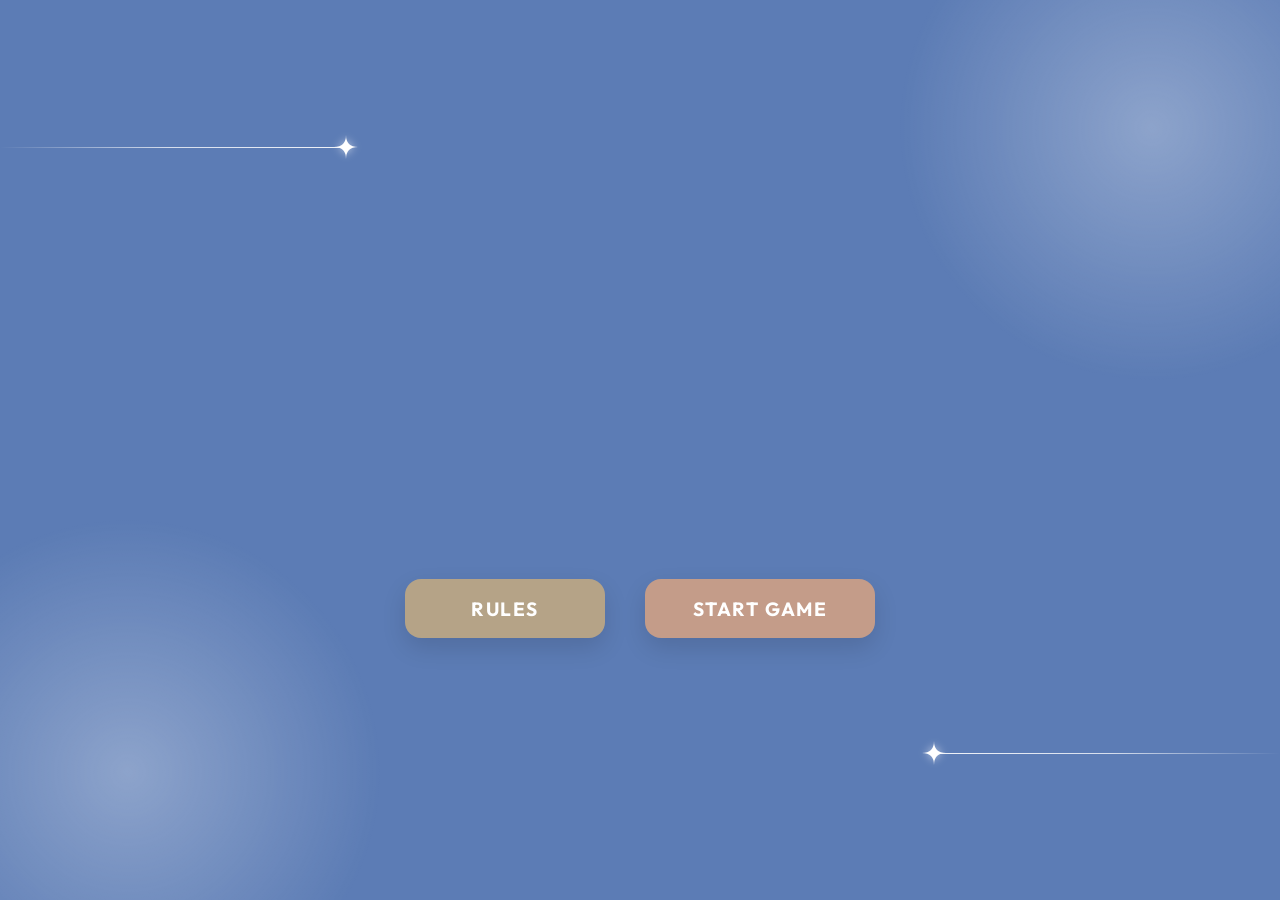
<file: index.html>
<!DOCTYPE html>
<html lang="en">
<head>
  <meta charset="UTF-8">
  <meta name="viewport" content="width=device-width, initial-scale=1.0">
  <title>Interns' Reception - Jeopardy Quiz</title>
  <link rel="stylesheet" href="css/style.css">
</head>
<body>

  <!-- Ambient background glow elements -->
  <div class="glow-top-right"></div>
  <div class="glow-bottom-left"></div>

  <!-- Decorative line & sparkle on top-left -->
  <div class="decor-line-left">
    <div class="line"></div>
    <div class="sparkle">
      <svg class="sparkle-svg" viewBox="0 0 24 24" fill="none" xmlns="http://www.w3.org/2000/svg">
        <path d="M12 0Q12 12 24 12Q12 12 12 24Q12 12 0 12Q12 12 12 0Z" fill="white"/>
      </svg>
    </div>
  </div>

  <!-- Decorative line & sparkle on bottom-right -->
  <div class="decor-line-right">
    <div class="line"></div>
    <div class="sparkle">
      <svg class="sparkle-svg" viewBox="0 0 24 24" fill="none" xmlns="http://www.w3.org/2000/svg">
        <path d="M12 0Q12 12 24 12Q12 12 12 24Q12 12 0 12Q12 12 12 0Z" fill="white"/>
      </svg>
    </div>
  </div>

  <!-- Central Content Area -->
  <main class="container">
    <header>
      <p class="subtitle">Interns' Reception</p>
    </header>
    
    <div class="title-group">
      <h1 class="title-main">Jeopardy</h1>
      <h2 class="title-sub">Quiz</h2>
    </div>

    <div class="button-container">
      <a href="rules.html" class="btn btn-rules" id="btn-rules">Rules</a>
      <a href="quiz.html" class="btn btn-start" id="btn-start">Start Game</a>
    </div>
  </main>

</body>
</html>
</file>
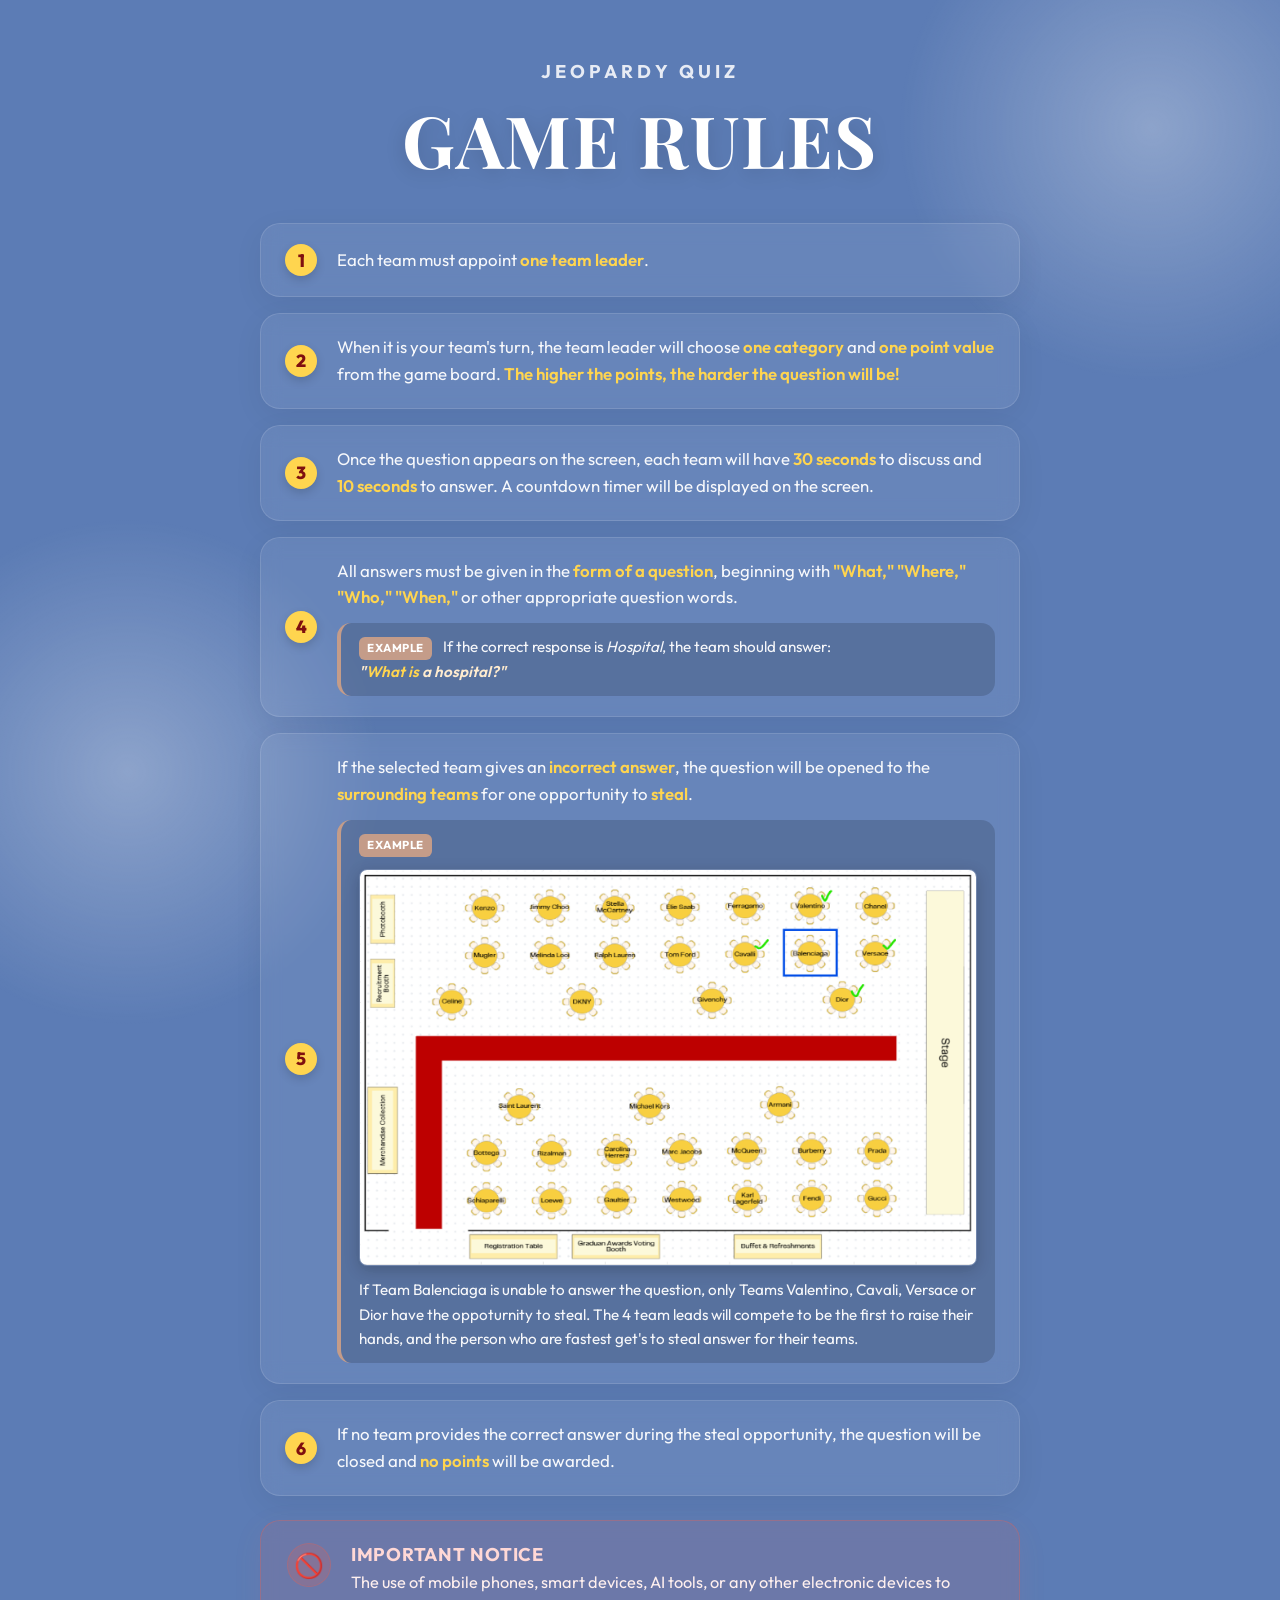
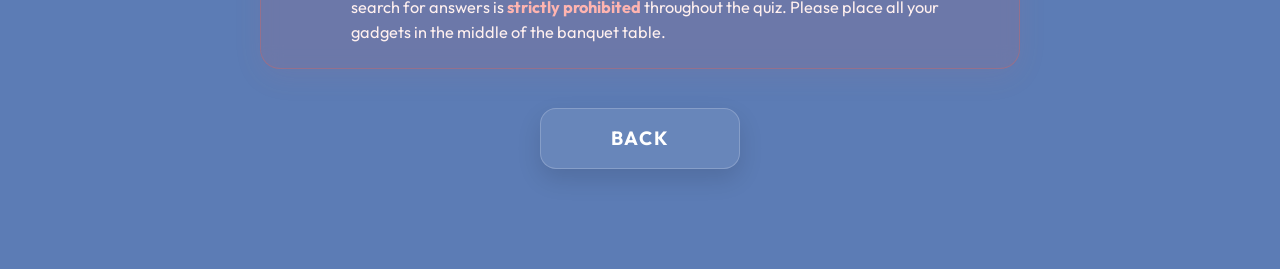
<file: rules.html>
<!DOCTYPE html>
<html lang="en">
<head>
  <meta charset="UTF-8">
  <meta name="viewport" content="width=device-width, initial-scale=1.0">
  <title>Rules - Jeopardy Quiz</title>
  <link rel="stylesheet" href="css/style.css">
</head>
<body class="rules-page">

  <!-- Ambient background glow elements -->
  <div class="glow-top-right"></div>
  <div class="glow-bottom-left"></div>

  <!-- Main Content Container -->
  <main class="rules-container">
    <header class="rules-header">
      <p class="rules-subtitle">Jeopardy Quiz</p>
      <h1 class="rules-title">Game Rules</h1>
    </header>

    <!-- Rules List -->
    <div class="rules-list">
      
      <!-- Rule 1 -->
      <div class="rule-card" style="--rule-index: 1;">
        <div class="rule-badge">1</div>
        <div class="rule-text">
          Each team must appoint <strong>one team leader</strong>.
        </div>
      </div>

      <!-- Rule 2 -->
      <div class="rule-card" style="--rule-index: 2;">
        <div class="rule-badge">2</div>
        <div class="rule-text">
          When it is your team's turn, the team leader will choose <strong>one category</strong> and <strong>one point value</strong> from the game board. <strong>The higher the points, the harder the question will be!</strong>
        </div>
      </div>

      <!-- Rule 3 -->
      <div class="rule-card" style="--rule-index: 3;">
        <div class="rule-badge">3</div>
        <div class="rule-text">
          Once the question appears on the screen, each team will have <strong>30 seconds</strong> to discuss and <strong>10 seconds</strong> to answer. A countdown timer will be displayed on the screen.
        </div>
      </div>

      <!-- Rule 4 -->
      <div class="rule-card" style="--rule-index: 4;">
        <div class="rule-badge">4</div>
        <div class="rule-text">
          All answers must be given in the <strong>form of a question</strong>, beginning with <strong>"What," "Where," "Who," "When,"</strong> or other appropriate question words.
          <div class="rule-example">
            <span class="example-label">Example</span>
            If the correct response is <em>Hospital</em>, the team should answer: <span class="example-quote"><br>"<strong>What is</strong> a hospital?"</span>
          </div>
        </div>
      </div>

      <!-- Rule 5 -->
      <div class="rule-card" style="--rule-index: 5;">
        <div class="rule-badge">5</div>
        <div class="rule-text">
          If the selected team gives an <strong>incorrect answer</strong>, the question will be opened to the <strong>surrounding teams</strong> for one opportunity to <strong>steal</strong>.
          <div class="rule-example">
            <span class="example-label">Example</span>
            <img src="images/jeopardy_rules_1.png">
             If Team Balenciaga is unable to answer the question, only Teams Valentino, Cavali, Versace or Dior have the oppoturnity to steal. The 4 team leads will compete to be the first to raise their hands, and the person who are fastest get's to steal answer for their teams.
          </div>
        </div>
      </div>

      <!-- Rule 6 -->
      <div class="rule-card" style="--rule-index: 6;">
        <div class="rule-badge">6</div>
        <div class="rule-text">
          If no team provides the correct answer during the steal opportunity, the question will be closed and <strong>no points</strong> will be awarded.
        </div>
      </div>

    </div>

    <!-- Important Notice Section -->
    <div class="rules-notice" style="--rule-index: 7;">
      <div class="notice-icon-container">
        <span class="notice-icon">🚫</span>
      </div>
      <div class="notice-body">
        <h3 class="notice-title">Important Notice</h3>
        <p class="notice-text">
          The use of mobile phones, smart devices, AI tools, or any other electronic devices to search for answers is <strong>strictly prohibited</strong> throughout the quiz. Please place all your gadgets in the middle of the banquet table.
        </p>
      </div>
    </div>

    <!-- Action Buttons -->
    <div class="rules-actions" style="--rule-index: 8;">
      <a href="index.html" class="btn btn-secondary">Back</a>
    </div>
  </main>
</body>
</html>
</file>
<file: css/style.css>
@import url('https://fonts.googleapis.com/css2?family=Outfit:wght@400;600;700&family=Playfair+Display:ital,wght@0,400..900;1,400..900&display=swap');

:root {
  --bg-color: #5c7cb5;
  --text-white: #ffffff;
  --btn-rules: #b5a387;
  --btn-rules-hover: #c4b296;
  --btn-start: #c49c89;
  --btn-start-hover: #d2a996;
  --transition-bezier: cubic-bezier(0.25, 0.8, 0.25, 1);
}

* {
  box-sizing: border-box;
  margin: 0;
  padding: 0;
}

body {
  background-color: var(--bg-color);
  font-family: 'Outfit', sans-serif;
  min-height: 100vh;
  display: flex;
  justify-content: center;
  align-items: center;
  overflow: hidden;
  position: relative;
  color: var(--text-white);
  -webkit-font-smoothing: antialiased;
  -moz-osx-font-smoothing: grayscale;
}

/* Ambient glows in the corners */
.glow-top-right {
  position: fixed;
  /* change to fixed to prevent scroll height stretch */
  top: -10vw;
  right: -10vw;
  width: 40vw;
  height: 40vw;
  min-width: 300px;
  min-height: 300px;
  background: radial-gradient(circle, rgba(255, 255, 255, 0.3) 0%, rgba(255, 255, 255, 0) 70%);
  border-radius: 50%;
  pointer-events: none;
  z-index: 1;
}

.glow-bottom-left {
  position: fixed;
  /* change to fixed to prevent scroll height stretch */
  bottom: -10vw;
  left: -10vw;
  width: 40vw;
  height: 40vw;
  min-width: 300px;
  min-height: 300px;
  background: radial-gradient(circle, rgba(255, 255, 255, 0.3) 0%, rgba(255, 255, 255, 0) 70%);
  border-radius: 50%;
  pointer-events: none;
  z-index: 1;
}

/* Main Container */
.container {
  display: flex;
  flex-direction: column;
  align-items: center;
  text-align: center;
  z-index: 10;
  width: 100%;
  max-width: 1200px;
  padding: 20px;
}

/* Header Text */
.subtitle {
  font-size: clamp(0.9rem, 2vw, 1.25rem);
  font-weight: 700;
  letter-spacing: 0.25em;
  color: rgba(255, 255, 255, 0.9);
  text-transform: uppercase;
  margin-bottom: 1rem;
  opacity: 0;
  animation: subtitle-loop 6s cubic-bezier(0.25, 0.8, 0.25, 1) infinite;
}

/* Titles */
.title-group {
  margin-bottom: 4rem;
}

.title-main {
  font-family: 'Playfair Display', serif;
  font-weight: 700;
  font-size: clamp(3.5rem, 10vw, 8.5rem);
  letter-spacing: -0.01em;
  line-height: 1;
  text-transform: uppercase;
  text-shadow: 0 4px 24px rgba(0, 0, 0, 0.08);
  opacity: 0;
  animation: title-main-loop 6s cubic-bezier(0.25, 0.8, 0.25, 1) infinite;
}

.title-sub {
  font-family: 'Playfair Display', serif;
  font-style: italic;
  font-weight: 700;
  font-size: clamp(3rem, 8vw, 7.2rem);
  letter-spacing: 0.04em;
  line-height: 0.9;
  text-transform: uppercase;
  margin-top: -0.5rem;
  text-shadow: 0 4px 24px rgba(0, 0, 0, 0.08);
  opacity: 0;
  animation: title-sub-loop 6s cubic-bezier(0.25, 0.8, 0.25, 1) infinite;
}

@keyframes subtitle-loop {
  0% {
    opacity: 0;
    transform: translateY(15px);
  }

  15%,
  80% {
    opacity: 1;
    transform: translateY(0);
  }

  90%,
  100% {
    opacity: 0;
    transform: translateY(0);
  }
}

@keyframes title-main-loop {

  0%,
  10% {
    opacity: 0;
    transform: translateY(15px);
  }

  25%,
  80% {
    opacity: 1;
    transform: translateY(0);
  }

  90%,
  100% {
    opacity: 0;
    transform: translateY(0);
  }
}

@keyframes title-sub-loop {

  0%,
  20% {
    opacity: 0;
    transform: translateY(15px);
  }

  35%,
  80% {
    opacity: 1;
    transform: translateY(0);
  }

  90%,
  100% {
    opacity: 0;
    transform: translateY(0);
  }
}





/* Interactive Buttons */
.button-container {
  display: flex;
  gap: 2.5rem;
  justify-content: center;
  align-items: center;
  width: 100%;
}

.btn {
  font-family: 'Outfit', sans-serif;
  font-weight: 700;
  font-size: clamp(1rem, 1.8vw, 1.2rem);
  letter-spacing: 0.08em;
  color: var(--text-white);
  text-transform: uppercase;
  padding: 1.1rem 3rem;
  border-radius: 16px;
  border: none;
  cursor: pointer;
  outline: none;
  min-width: 200px;
  box-shadow: 0 10px 25px rgba(0, 0, 0, 0.12);
  transition: transform 0.4s var(--transition-bezier),
    background-color 0.4s var(--transition-bezier),
    box-shadow 0.4s var(--transition-bezier);
  position: relative;
  overflow: hidden;
  text-decoration: none;
  display: inline-flex;
  align-items: center;
  justify-content: center;
}

.btn-rules {
  background-color: var(--btn-rules);
}

.btn-rules:hover {
  background-color: var(--btn-rules-hover);
  transform: translateY(-5px) scale(1.03);
  box-shadow: 0 15px 30px rgba(181, 163, 135, 0.4);
}

.btn-rules:active {
  transform: translateY(-2px) scale(1.01);
  box-shadow: 0 8px 16px rgba(181, 163, 135, 0.3);
}

.btn-start {
  background-color: var(--btn-start);
}

.btn-start:hover {
  background-color: var(--btn-start-hover);
  transform: translateY(-5px) scale(1.03);
  box-shadow: 0 15px 30px rgba(196, 156, 137, 0.4);
}

.btn-start:active {
  transform: translateY(-2px) scale(1.01);
  box-shadow: 0 8px 16px rgba(196, 156, 137, 0.3);
}

/* Decorative Sparkles & Lines */
.decor-line-left {
  position: absolute;
  top: 15%;
  left: 0;
  width: 28%;
  display: flex;
  align-items: center;
  pointer-events: none;
}

.decor-line-left .line {
  flex: 1;
  height: 1px;
  background: linear-gradient(90deg, rgba(255, 255, 255, 0) 0%, rgba(255, 255, 255, 0.75) 50%, rgba(255, 255, 255, 0.9) 100%);
}

.decor-line-left .sparkle {
  margin-left: -6px;
  display: flex;
  align-items: center;
  justify-content: center;
}

.decor-line-right {
  position: absolute;
  bottom: 15%;
  right: 0;
  width: 28%;
  display: flex;
  align-items: center;
  flex-direction: row-reverse;
  pointer-events: none;
}

.decor-line-right .line {
  flex: 1;
  height: 1px;
  background: linear-gradient(-90deg, rgba(255, 255, 255, 0) 0%, rgba(255, 255, 255, 0.75) 50%, rgba(255, 255, 255, 0.9) 100%);
}

.decor-line-right .sparkle {
  margin-right: -6px;
  display: flex;
  align-items: center;
  justify-content: center;
}

.sparkle-svg {
  width: 24px;
  height: 24px;
  filter: drop-shadow(0 0 4px rgba(255, 255, 255, 0.6));
  animation: pulse-glow 3s ease-in-out infinite alternate;
}

@keyframes pulse-glow {
  0% {
    transform: scale(0.9);
    filter: drop-shadow(0 0 3px rgba(255, 255, 255, 0.4));
  }

  100% {
    transform: scale(1.1);
    filter: drop-shadow(0 0 8px rgba(255, 255, 255, 0.9));
  }
}

/* Responsiveness Settings */
@media (max-width: 900px) {

  .decor-line-left,
  .decor-line-right {
    width: 20%;
  }
}

@media (max-width: 600px) {

  .decor-line-left,
  .decor-line-right {
    display: none;
  }

  .button-container {
    flex-direction: column;
    gap: 1.25rem;
  }

  .btn {
    width: 85%;
    max-width: 280px;
  }

  .title-group {
    margin-bottom: 3rem;
  }
}

/* Quiz Page Styles */
.quiz-card {
  position: relative;
  width: 92%;
  max-width: 680px;
  background-color: #8da7df;
  border-radius: 28px;
  padding: 16px;
  box-shadow: 0 16px 48px rgba(0, 0, 0, 0.15);
  z-index: 10;
  box-sizing: border-box;
}

.quiz-card-inner {
  background-color: #fbf8e9;
  border-radius: 18px;
  padding: 40px 30px;
  display: flex;
  flex-direction: column;
  align-items: center;
  justify-content: center;
  width: 100%;
}

.quiz-card-title {
  font-family: 'Outfit', sans-serif;
  font-weight: 600;
  font-size: clamp(1.3rem, 4.5vw, 1.8rem);
  color: #1e1e1e;
  line-height: 1.35;
  text-align: center;
  margin-bottom: 24px;
}

.quiz-card-input-wrapper {
  width: 100%;
  max-width: 440px;
  margin-bottom: 24px;
}

.quiz-input {
  width: 100%;
  background-color: #d6c4af;
  border: none;
  border-radius: 30px;
  padding: 14px 24px;
  font-family: 'Outfit', sans-serif;
  font-size: 1.25rem;
  font-weight: 600;
  color: #4c3f3d;
  text-align: center;
  outline: none;
  transition: all 0.3s ease;
}

.quiz-input::placeholder {
  color: rgba(76, 63, 61, 0.5);
}

.quiz-input:focus {
  background-color: #dfceb8;
  box-shadow: 0 0 12px rgba(214, 196, 175, 0.5);
}

/* Hide input number arrows */
.quiz-input::-webkit-outer-spin-button,
.quiz-input::-webkit-inner-spin-button {
  -webkit-appearance: none;
  margin: 0;
}

.quiz-input {
  -moz-appearance: textfield;
}

.quiz-buttons {
  display: flex;
  gap: 20px;
  justify-content: center;
  width: 100%;
}

.btn-quiz {
  font-family: 'Outfit', sans-serif;
  font-weight: 700;
  font-size: 1.1rem;
  letter-spacing: 0.05em;
  color: var(--text-white);
  text-transform: uppercase;
  padding: 0.9rem 2.8rem;
  border-radius: 30px;
  border: none;
  cursor: pointer;
  outline: none;
  min-width: 140px;
  box-shadow: 0 6px 16px rgba(0, 0, 0, 0.1);
  transition: all 0.3s var(--transition-bezier);
  display: inline-flex;
  align-items: center;
  justify-content: center;
  text-decoration: none;
}

.btn-cancel {
  background-color: #e26156;
}

.btn-cancel:hover {
  background-color: #f17267;
  transform: translateY(-3px);
  box-shadow: 0 10px 20px rgba(226, 97, 86, 0.3);
}

.btn-enter {
  background-color: #c49c89;
}

.btn-enter:hover {
  background-color: #d2a996;
  transform: translateY(-3px);
  box-shadow: 0 10px 20px rgba(196, 156, 137, 0.3);
}

.btn-quiz:active {
  transform: translateY(-1px);
  box-shadow: 0 4px 10px rgba(0, 0, 0, 0.15);
}

/* Border Lights */
.border-light {
  position: absolute;
  width: 12px;
  height: 12px;
  background: radial-gradient(circle, #fff350 0%, #fbc02d 100%);
  border-radius: 50%;
  transform: translate(-50%, -50%);
  box-shadow: 0 0 6px #fbc02d, inset 0 -2px 3px rgba(0, 0, 0, 0.2);
  z-index: 15;
}

/* Scoreboard Container */
.scoreboard-container {
  position: relative;
  width: 100%;
  display: flex;
  flex-direction: column;
  align-items: center;
  padding: 0 20px;
  z-index: 100;
  opacity: 0;
  transform: translateY(-20px);
  pointer-events: none;
  transition: transform 0.6s var(--transition-bezier), opacity 0.6s var(--transition-bezier);
  box-sizing: border-box;
}

.scoreboard-container.visible {
  opacity: 1;
  transform: translateY(0);
  pointer-events: auto;
}

/* Section Header Titles & Instructions */
.section-title {
  font-family: 'Outfit', sans-serif;
  font-size: 2.2rem;
  font-weight: 800;
  color: var(--text-white);
  text-transform: uppercase;
  letter-spacing: 0.05em;
  margin: 0;
  text-shadow: 0 4px 12px rgba(0, 0, 0, 0.15);
  text-align: center;
}

.scoreboard-title-badge {
  background-color: #9e1b1b;
  border: 5px solid #ffd54f;
  padding: 6px 28px;
  border-radius: 16px;
  margin-top: 10px;
  margin-bottom: 20px;
  box-shadow: 0 8px 24px rgba(0, 0, 0, 0.25),
    0 0 15px rgba(255, 213, 79, 0.15),
    inset 0 0 10px rgba(0, 0, 0, 0.3);
  position: relative;
}

.scoreboard-title-badge::after {
  content: "";
  position: absolute;
  top: 2px;
  left: 2px;
  right: 2px;
  bottom: 2px;
  border: 2px dotted #ffd54f;
  border-radius: 10px;
  pointer-events: none;
  animation: marquee-flash 0.8s infinite alternate-reverse;
}

.scoreboard-title {
  font-size: 1.3rem;
  color: #ffffff !important;
  font-weight: 900;
  letter-spacing: 0.06em;
  text-shadow: 1px 1px 0px #4a0d0d;
}

/* Carnival Signboard Header Card */
.aesthetic-header-card {
  background-color: #9e1b1b;
  border: 5px solid #ffd54f;
  /* matching scoreboard badge border size */
  border-radius: 20px;
  padding: 12px 36px;
  /* more compact padding */
  display: flex;
  flex-direction: column;
  align-items: center;
  text-align: center;
  width: 95%;
  max-width: 650px;
  /* slightly narrower, matching the compact size */
  margin: 35px auto 15px auto;
  box-shadow: 0 12px 30px rgba(0, 0, 0, 0.35),
    0 0 20px rgba(255, 213, 79, 0.2),
    inset 0 0 15px rgba(0, 0, 0, 0.4);
  position: relative;
  box-sizing: border-box;
}

/* Blinking bulbs lining the inside border */
.aesthetic-header-card::after {
  content: "";
  position: absolute;
  top: 3px;
  left: 3px;
  right: 3px;
  bottom: 3px;
  border: 3px dotted #ffffff;
  border-radius: 14px;
  pointer-events: none;
  opacity: 0.9;
  animation: marquee-flash 0.8s infinite alternate;
}

@keyframes marquee-flash {
  0% {
    border-color: #ffd54f;
    filter: drop-shadow(0 0 2px #ffd54f);
  }

  100% {
    border-color: #ffffff;
    filter: drop-shadow(0 0 8px #ffd54f);
  }
}

.aesthetic-header-card .section-title {
  z-index: 1;
  font-family: 'Outfit', sans-serif;
  font-size: 1.3rem;
  /* exactly matching scoreboard-title */
  font-weight: 900;
  color: #ffffff;
  /* exactly matching scoreboard-title color */
  text-transform: uppercase;
  letter-spacing: 0.08em;
  margin: 0;
  text-shadow: 1px 1px 0px #4a0d0d;
  /* matching scoreboard-title text shadow */
}

.quiz-board-header {
  display: flex;
  z-index: 50;
  opacity: 0;
  transform: translateY(20px);
  transition: transform 0.6s var(--transition-bezier), opacity 0.6s var(--transition-bezier);
}

.quiz-board-header.visible {
  opacity: 1;
  transform: translateY(0);
}

.carnival-instruction-badge {
  background: #ffd54f;
  color: #7f0f0f;
  padding: 6px 22px;
  border-radius: 12px;
  font-family: 'Outfit', sans-serif;
  font-weight: 800;
  font-size: 0.95rem;
  margin-top: 8px;
  /* tighter margin to fit the compact frame */
  box-shadow: 0 4px 10px rgba(0, 0, 0, 0.15);
  text-transform: uppercase;
  letter-spacing: 0.05em;
  z-index: 1;
  border: 2px solid #ffffff;
}

/* Scoreboard Grid */
.scoreboard {
  display: grid;
  grid-template-rows: repeat(4, auto);
  grid-auto-flow: column;
  gap: 12px 18px;
  justify-content: center;
  max-width: 100%;
  overflow-x: auto;
  padding: 10px;
  scrollbar-width: none;
  /* Hide scrollbar for Firefox */
}

.scoreboard::-webkit-scrollbar {
  display: none;
  /* Hide scrollbar for Chrome/Safari */
}

/* Score Pill */
.score-pill {
  background-color: rgba(81, 153, 187, 0.8);
  border: 1.5px solid rgba(255, 255, 255, 0.2);
  border-radius: 20px;
  padding: 6px 16px;
  /* more compact padding */
  color: var(--text-white);
  font-family: 'Outfit', sans-serif;
  font-weight: 600;
  font-size: 0.9rem;
  /* smaller font size */
  display: flex;
  align-items: center;
  gap: 8px;
  /* smaller gap */
  box-shadow: 0 4px 12px rgba(0, 0, 0, 0.08);
  transition: transform 0.3s var(--transition-bezier), box-shadow 0.3s var(--transition-bezier);
  white-space: nowrap;
}

.score-pill:hover {
  transform: translateY(-2px) scale(1.02);
  box-shadow: 0 8px 18px rgba(81, 153, 187, 0.3);
  border-color: rgba(255, 255, 255, 0.4);
}

.score-divider {
  width: 1.5px;
  height: 12px;
  /* shorter divider line */
  background-color: rgba(255, 255, 255, 0.4);
}

.score-team {
  letter-spacing: 0.02em;
}

.score-val {
  font-weight: 700;
  font-size: 0.95rem;
  /* smaller point value text */
}

.score-unit {
  font-weight: 600;
  font-size: 0.8rem;
  /* smaller point unit label */
  opacity: 0.9;
}

/* Compact Scoreboard styling (for 13+ teams) */
.scoreboard.compact {
  gap: 6px 10px;
}

.scoreboard.compact .score-pill {
  padding: 4px 10px;
  font-size: 0.72rem;
  gap: 6px;
  border-radius: 14px;
}

.scoreboard.compact .score-divider {
  height: 10px;
}

.scoreboard.compact .score-val {
  font-size: 0.8rem;
}

.scoreboard.compact .score-unit {
  font-size: 0.68rem;
}

/* Transition classes for Card hiding */
.quiz-card {
  transition: transform 0.6s var(--transition-bezier), opacity 0.6s var(--transition-bezier);
}

.quiz-card.hidden {
  opacity: 0;
  transform: scale(0.9) translateY(-30px);
  pointer-events: none;
}

/* Quiz Page Body Override */
body.quiz-page {
  overflow-y: auto;
  justify-content: flex-start;
  align-items: center;
  flex-direction: column;
  padding: 10px 20px 30px 20px;
  /* symmetrical padding, reduced bottom padding */
}

/* Game Board Container */
.game-board-container {
  display: flex;
  gap: 24px;
  width: 98%;
  max-width: 1100px;
  margin-top: 20px;
  background-color: rgba(255, 255, 255, 0.03);
  border: 1px solid rgba(255, 255, 255, 0.08);
  border-radius: 24px;
  padding: 24px;
  box-shadow: inset 0 0 20px rgba(255, 255, 255, 0.02);
  z-index: 10;
  box-sizing: border-box;
  opacity: 0;
  transform: translateY(20px);
  transition: transform 0.6s var(--transition-bezier), opacity 0.6s var(--transition-bezier);
}

.game-board-container.visible {
  opacity: 1;
  transform: translateY(0);
}

.board-sidebar {
  display: flex;
  flex-direction: column;
  width: 90px;
  flex-shrink: 0;
  padding-top: 10px;
}

.sidebar-label {
  font-family: 'Outfit', sans-serif;
  font-weight: 700;
  font-size: 0.8rem;
  color: rgba(255, 255, 255, 0.85);
  text-transform: uppercase;
  letter-spacing: 0.12em;
  text-shadow: 0 2px 4px rgba(0, 0, 0, 0.15);
}

.category-label {
  height: 50px;
  display: flex;
  align-items: center;
}

.points-label {
  flex: 1;
  display: flex;
  align-items: center;
  margin-top: 14px;
}

/* Game Grid */
.game-grid {
  display: grid;
  grid-template-columns: repeat(7, 1fr);
  gap: 14px 18px;
  flex-grow: 1;
}

/* Category Header styling */
.cat-header {
  background: rgba(141, 167, 223, 0.8);
  border: 1.5px solid rgba(255, 255, 255, 0.15);
  border-radius: 16px;
  height: 50px;
  display: flex;
  align-items: center;
  justify-content: center;
  color: var(--text-white);
  font-family: 'Outfit', sans-serif;
  font-weight: 700;
  font-size: 15px;
  text-transform: uppercase;
  letter-spacing: 0.06em;
  box-shadow: 0 4px 12px rgba(0, 0, 0, 0.05);
  text-align: center;
  padding: 0 10px;
}

/* Point Card styling */
.point-card {
  border-radius: 14px;
  height: 48px;
  display: flex;
  align-items: center;
  justify-content: center;
  font-family: 'Outfit', sans-serif;
  font-weight: 700;
  font-size: 18px;
  color: var(--text-white);
  cursor: pointer;
  box-shadow: 0 6px 16px rgba(0, 0, 0, 0.08);
  transition: transform 0.3s var(--transition-bezier),
    box-shadow 0.3s var(--transition-bezier),
    opacity 0.3s var(--transition-bezier),
    filter 0.3s var(--transition-bezier);
  user-select: none;
}

/* Point Card row colors */
.point-card.row-1 {
  background-color: #8aaf86;
}

.point-card.row-2 {
  background-color: #c49c89;
}

.point-card.row-3 {
  background-color: #bfa87a;
}

.point-card.row-4 {
  background-color: #a68b63;
}

.point-card.row-5 {
  background-color: #dba955;
}

.point-card.row-6 {
  background-color: #b597c9;
}

/* Hover state */
.point-card:hover {
  transform: translateY(-3px) scale(1.03);
  box-shadow: 0 10px 24px rgba(0, 0, 0, 0.15);
  filter: brightness(1.06);
}

/* Clicked / Inactive state */
.point-card.played {
  opacity: 0.22;
  pointer-events: none;
  transform: none;
  box-shadow: none;
  filter: grayscale(0.5);
}

/* Responsive adjustment for columns */
@media (max-width: 900px) {
  .game-board-container {
    flex-direction: column;
    gap: 16px;
    padding: 16px;
    overflow-x: auto;
  }

  .board-sidebar {
    flex-direction: row;
    width: 100%;
    justify-content: flex-start;
    gap: 20px;
    padding: 0;
  }

  .category-label,
  .points-label {
    height: auto;
    flex: none;
    margin: 0;
  }

  .game-grid {
    gap: 10px 12px;
    min-width: 650px;
    /* guarantees headers & columns remain aligned and scroll together */
  }
}

/* Modal Backdrop */
.modal-backdrop {
  position: fixed;
  top: 0;
  left: 0;
  right: 0;
  bottom: 0;
  background-color: rgba(18, 30, 49, 0.6);
  backdrop-filter: blur(12px);
  z-index: 1000;
  display: flex;
  align-items: center;
  justify-content: center;
  opacity: 0;
  pointer-events: none;
  transition: opacity 0.4s var(--transition-bezier);
  padding: 20px;
  box-sizing: border-box;
}

.modal-backdrop.visible {
  opacity: 1;
  pointer-events: auto;
}

/* Modal Wrapper */
.question-modal {
  position: relative;
  width: 100%;
  max-width: 800px;
  background-color: #8da7df;
  border-radius: 28px;
  padding: 20px;
  box-shadow: 0 24px 60px rgba(0, 0, 0, 0.25);
  display: flex;
  flex-direction: column;
  gap: 16px;
  box-sizing: border-box;
  transform: scale(0.9) translateY(20px);
  transition: transform 0.4s var(--transition-bezier);
}

.modal-backdrop.visible .question-modal {
  transform: scale(1) translateY(0);
}

/* Close Button */
.modal-close-btn {
  position: absolute;
  top: -12px;
  right: -12px;
  width: 36px;
  height: 36px;
  background-color: #e26156;
  border: 2px solid #ffffff;
  border-radius: 50%;
  color: #ffffff;
  font-size: 1.5rem;
  font-weight: 700;
  cursor: pointer;
  display: flex;
  align-items: center;
  justify-content: center;
  box-shadow: 0 4px 12px rgba(0, 0, 0, 0.15);
  transition: all 0.2s ease;
  z-index: 20;
  line-height: 1;
  padding: 0;
}

.modal-close-btn:hover {
  background-color: #f17267;
  transform: scale(1.1);
}

/* Section 1: Question block */
.modal-question-card {
  background-color: #fbf8e9;
  border-radius: 20px;
  padding: 35px 30px;
  text-align: center;
  box-shadow: inset 0 2px 4px rgba(0, 0, 0, 0.02);
}

.modal-question-title {
  font-family: 'Outfit', sans-serif;
  font-weight: 700;
  font-size: 1.6rem;
  color: #1e1e1e;
  margin: 0 0 16px 0;
  letter-spacing: -0.01em;
}

.modal-question-text {
  font-family: 'Outfit', sans-serif;
  font-size: 1.2rem;
  line-height: 1.6;
  color: #333333;
  font-weight: 500;
  margin: 0;
}

/* Section 2: Show Answer Reveal block */
.modal-answer-container {
  width: 100%;
}

.btn-reveal-answer {
  width: 100%;
  background-color: #fbf8e9;
  border: none;
  border-radius: 18px;
  padding: 16px;
  color: #df584f;
  font-family: 'Outfit', sans-serif;
  font-weight: 700;
  font-size: 1.25rem;
  cursor: pointer;
  box-shadow: 0 4px 12px rgba(0, 0, 0, 0.05);
  transition: all 0.3s ease;
  box-sizing: border-box;
}

.btn-reveal-answer:hover {
  background-color: #fcfaf0;
  transform: translateY(-2px);
  box-shadow: 0 8px 18px rgba(0, 0, 0, 0.08);
}

.modal-answer-text {
  width: 100%;
  background-color: #df584f;
  border-radius: 18px;
  padding: 16px;
  color: var(--text-white);
  font-family: 'Outfit', sans-serif;
  font-weight: 700;
  font-size: 1.35rem;
  text-align: center;
  box-sizing: border-box;
  box-shadow: 0 4px 12px rgba(223, 88, 79, 0.2);
  animation: slideDownFade 0.4s var(--transition-bezier);
}

@keyframes slideDownFade {
  0% {
    opacity: 0;
    transform: translateY(-10px);
  }

  100% {
    opacity: 1;
    transform: translateY(0);
  }
}

/* Section 3: Winner Grid block */
.modal-winner-card {
  background-color: #fbf8e9;
  border-radius: 20px;
  padding: 20px 24px;
  box-shadow: inset 0 2px 4px rgba(0, 0, 0, 0.02);
}

.modal-winner-label {
  color: #e26156;
  font-family: 'Outfit', sans-serif;
  font-weight: 600;
  font-size: 0.95rem;
  text-transform: uppercase;
  letter-spacing: 0.05em;
  margin: 0 0 14px 0;
}

.modal-winner-grid {
  display: flex;
  flex-wrap: wrap;
  justify-content: center;
  gap: 8px;
}

.btn-winner-team {
  background-color: #5199bb;
  color: var(--text-white);
  border: none;
  border-radius: 12px;
  /* smaller border-radius */
  padding: 6px 10px;
  /* smaller padding */
  font-family: 'Outfit', sans-serif;
  font-weight: 600;
  font-size: 0.82rem;
  /* smaller font size */
  cursor: pointer;
  transition: all 0.2s ease;
  white-space: nowrap;
  text-align: center;
}

.btn-winner-team:hover {
  background-color: #4388a8;
  transform: translateY(-2px);
  box-shadow: 0 4px 10px rgba(67, 136, 168, 0.35);
}

.btn-winner-none {
  background-color: #c49c89;
}

.btn-winner-none:hover {
  background-color: #b58d7a;
  box-shadow: 0 4px 10px rgba(181, 141, 122, 0.35);
}

/* Responsive Winner Grid is handled automatically by flex wrap */

/* Countdown Timer styles */
.modal-timer-container {
  display: flex;
  justify-content: center;
  margin-bottom: 16px;
}

.modal-timer {
  background-color: #df584f;
  color: var(--text-white);
  font-family: 'Outfit', sans-serif;
  font-weight: 700;
  font-size: 1.25rem;
  padding: 6px 18px;
  border-radius: 20px;
  box-shadow: 0 4px 12px rgba(223, 88, 79, 0.3);
  display: inline-flex;
  align-items: center;
  justify-content: center;
  min-width: 70px;
  box-sizing: border-box;
  transition: all 0.3s ease;
  user-select: none;
}

.modal-timer.warning {
  background-color: #e26156;
  animation: timer-pulse 1s infinite alternate;
}

@keyframes timer-pulse {
  0% {
    transform: scale(1);
    box-shadow: 0 0 12px rgba(226, 97, 86, 0.6);
  }

  100% {
    transform: scale(1.08);
    box-shadow: 0 0 24px rgba(226, 97, 86, 0.9);
  }
}

/* Control Buttons (Restart & End Game) */
.control-buttons-container {
  display: flex;
  gap: 20px;
  margin-top: 20px;
  margin-bottom: 20px;
  z-index: 10;
  width: 98%;
  max-width: 1200px;
  justify-content: center;
  box-sizing: border-box;
}

.btn-control {
  padding: 12px 32px;
  border-radius: 24px;
  border: none;
  font-family: 'Outfit', sans-serif;
  font-weight: 700;
  font-size: 1rem;
  cursor: pointer;
  transition: all 0.3s var(--transition-bezier);
  box-shadow: 0 4px 12px rgba(0, 0, 0, 0.1);
  letter-spacing: 0.05em;
  text-transform: uppercase;
}

.btn-restart {
  background-color: #c49c89;
  color: var(--text-white);
}

.btn-restart:hover {
  background-color: #b58d7a;
  transform: translateY(-2px);
  box-shadow: 0 8px 18px rgba(181, 141, 122, 0.3);
}

.btn-end {
  background-color: #e26156;
  color: var(--text-white);
}

.btn-end:hover {
  background-color: #ef6b62;
  transform: translateY(-2px);
  box-shadow: 0 8px 18px rgba(226, 97, 86, 0.3);
}

.btn-rules-nav {
  background-color: #b5a387;
  color: var(--text-white);
  text-decoration: none;
  display: inline-flex;
  align-items: center;
  justify-content: center;
}

.btn-rules-nav:hover {
  background-color: #a69477;
  transform: translateY(-2px);
  box-shadow: 0 8px 18px rgba(166, 148, 119, 0.3);
}

@media (max-width: 600px) {
  .control-buttons-container {
    flex-direction: column;
    align-items: center;
    gap: 12px;
  }
  .btn-control {
    width: 100%;
    max-width: 280px;
    text-align: center;
  }
}

/* End Game Modal styling */
.end-game-modal {
  position: relative;
  width: 95%;
  max-width: 1350px;
  /* wider card to accommodate side-by-side columns */
  background-color: #8da7df;
  border-radius: 28px;
  padding: 30px;
  box-shadow: 0 24px 60px rgba(0, 0, 0, 0.25);
  display: flex;
  flex-direction: column;
  gap: 20px;
  align-items: center;
  text-align: center;
  box-sizing: border-box;
  transform: scale(0.9) translateY(20px);
  transition: transform 0.4s var(--transition-bezier);
}

.modal-backdrop.visible .end-game-modal {
  transform: scale(1) translateY(0);
}

.end-game-header {
  display: flex;
  flex-direction: column;
  align-items: center;
  gap: 8px;
}

.trophy-emoji {
  font-size: 4rem;
  animation: trophy-bounce 1s infinite alternate ease-in-out;
  line-height: 1;
}

@keyframes trophy-bounce {
  0% {
    transform: translateY(0) scale(1);
  }

  100% {
    transform: translateY(-8px) scale(1.06);
  }
}

.end-game-title {
  font-family: 'Outfit', sans-serif;
  font-size: 1.8rem;
  font-weight: 800;
  color: var(--text-white);
  margin: 0;
  text-shadow: 0 2px 4px rgba(0, 0, 0, 0.15);
  text-transform: uppercase;
  letter-spacing: 0.05em;
}

.leaderboard-list {
  width: 100%;
  display: grid;
  grid-template-columns: repeat(auto-fill, minmax(170px, 1fr));
  /* side-by-side columns */
  gap: 12px;
  max-height: 380px;
  overflow-y: auto;
  overflow-x: hidden;
  padding: 6px;
  box-sizing: border-box;
  scrollbar-width: thin;
  scrollbar-color: rgba(255, 255, 255, 0.3) transparent;
}

@media (min-width: 900px) {
  .leaderboard-list {
    grid-template-columns: repeat(5, 1fr);
  }
}

.leaderboard-list::-webkit-scrollbar {
  width: 6px;
}

.leaderboard-list::-webkit-scrollbar-thumb {
  background-color: rgba(255, 255, 255, 0.3);
  border-radius: 3px;
}

.leaderboard-item {
  display: flex;
  align-items: center;
  justify-content: space-between;
  background-color: #fbf8e9;
  border-radius: 16px;
  padding: 10px 12px;
  /* more compact padding */
  box-shadow: 0 4px 10px rgba(0, 0, 0, 0.05);
  transition: transform 0.2s ease;
  box-sizing: border-box;
}

.leaderboard-item:hover {
  transform: scale(1.02);
}

.leaderboard-item.rank-1 {
  background-color: #fffdec;
  border: 2.5px solid #dba955;
  box-shadow: 0 6px 16px rgba(219, 169, 85, 0.25);
  padding: 12px 14px;
  transform: scale(1.05);
  z-index: 2;
}

.leaderboard-item.rank-1:hover {
  transform: scale(1.08);
}

.leaderboard-item.rank-2 {
  background-color: #f7fafc;
  border: 2px solid #b0c4de;
  box-shadow: 0 4px 12px rgba(176, 196, 222, 0.2);
  padding: 10px 12px;
  transform: scale(1.02);
  z-index: 1;
}

.leaderboard-item.rank-2:hover {
  transform: scale(1.05);
}

.leaderboard-item.rank-3 {
  background-color: #faf5f0;
  border: 2px solid #cd7f32;
  box-shadow: 0 4px 12px rgba(205, 127, 50, 0.15);
  padding: 10px 12px;
  transform: scale(1.01);
  z-index: 1;
}

.leaderboard-item.rank-3:hover {
  transform: scale(1.03);
}

/* Adjust font sizes inside top-3 elements */
.leaderboard-item.rank-1 .rank-badge,
.leaderboard-item.rank-2 .rank-badge,
.leaderboard-item.rank-3 .rank-badge {
  font-size: 1.3rem;
}

.leaderboard-item.rank-1 .rank-team {
  font-size: 1.15rem;
  font-weight: 800;
  color: #111111;
}

.leaderboard-item.rank-2 .rank-team,
.leaderboard-item.rank-3 .rank-team {
  font-size: 1.05rem;
  font-weight: 750;
  color: #222222;
}

.leaderboard-item.rank-1 .rank-score {
  font-size: 1.25rem;
}

.leaderboard-item.rank-2 .rank-score,
.leaderboard-item.rank-3 .rank-score {
  font-size: 1.15rem;
}

.rank-badge {
  font-weight: 800;
  font-size: 1rem;
  color: #e26156;
  min-width: 30px;
  text-align: left;
  flex-shrink: 0;
}

.rank-team {
  font-weight: 700;
  font-size: 0.95rem;
  color: #333333;
  flex: 1;
  min-width: 0;
  white-space: nowrap;
  overflow: hidden;
  text-overflow: ellipsis;
  margin: 0 6px;
  text-align: left;
}

.rank-score {
  font-weight: 800;
  font-size: 1.05rem;
  color: #5199bb;
  flex-shrink: 0;
  text-align: right;
}

.rank-score .score-unit {
  font-size: 0.8rem;
  font-weight: 500;
  margin-left: 2px;
  color: #777777;
}

.winner-announcement {
  background-color: #fbf8e9;
  border-radius: 18px;
  padding: 18px 24px;
  width: 100%;
  box-sizing: border-box;
  border: 2.5px dashed #e26156;
  color: #df584f;
  font-family: 'Outfit', sans-serif;
  font-weight: 800;
  font-size: 1.25rem;
  text-shadow: 0 1px 1px rgba(255, 255, 255, 0.5);
  line-height: 1.4;
}

.exit-btn-container {
  width: 100%;
  margin-top: 5px;
}

.btn-exit {
  display: inline-block;
  background-color: #df584f;
  color: var(--text-white);
  padding: 12px 36px;
  border-radius: 24px;
  font-family: 'Outfit', sans-serif;
  font-weight: 700;
  font-size: 1rem;
  text-decoration: none;
  cursor: pointer;
  transition: all 0.3s ease;
  box-shadow: 0 4px 12px rgba(223, 88, 79, 0.25);
  text-transform: uppercase;
  letter-spacing: 0.05em;
}

.btn-exit:hover {
  background-color: #ef6b62;
  transform: translateY(-2px);
  box-shadow: 0 8px 18px rgba(223, 88, 79, 0.4);
}

/* Rules Page Styles */
body.rules-page {
  overflow-y: auto;
  justify-content: flex-start;
  align-items: center;
  flex-direction: column;
  padding: 40px 20px 60px 20px;
}

.rules-container {
  width: 100%;
  max-width: 760px;
  z-index: 10;
  display: flex;
  flex-direction: column;
  gap: 24px;
  margin: 20px auto 40px auto;
}

.rules-header {
  text-align: center;
  margin-bottom: 12px;
}

.rules-subtitle {
  font-size: clamp(0.9rem, 2vw, 1.15rem);
  font-weight: 700;
  letter-spacing: 0.22em;
  color: rgba(255, 255, 255, 0.85);
  text-transform: uppercase;
  margin-bottom: 0.5rem;
  opacity: 0;
  animation: slide-down-fade 0.8s cubic-bezier(0.25, 0.8, 0.25, 1) forwards;
}

.rules-title {
  font-family: 'Playfair Display', serif;
  font-size: clamp(2.5rem, 6vw, 4.5rem);
  font-weight: 700;
  color: var(--text-white);
  text-transform: uppercase;
  letter-spacing: 0.02em;
  margin: 0;
  text-shadow: 0 4px 20px rgba(0, 0, 0, 0.15);
  opacity: 0;
  animation: slide-up-fade 0.8s cubic-bezier(0.25, 0.8, 0.25, 1) forwards;
  animation-delay: 0.1s;
}

.rules-list {
  display: flex;
  flex-direction: column;
  gap: 16px;
}

.rule-card {
  display: flex;
  gap: 20px;
  background-color: rgba(255, 255, 255, 0.07);
  border: 1px solid rgba(255, 255, 255, 0.12);
  border-radius: 20px;
  padding: 20px 24px;
  align-items: center;
  box-shadow: 0 8px 30px rgba(0, 0, 0, 0.06);
  backdrop-filter: blur(10px);
  -webkit-backdrop-filter: blur(10px);
  transition: transform 0.4s var(--transition-bezier),
    background-color 0.4s var(--transition-bezier),
    border-color 0.4s var(--transition-bezier),
    box-shadow 0.4s var(--transition-bezier);
  opacity: 0;
  transform: translateY(24px);
  animation: slide-up-fade 0.7s cubic-bezier(0.25, 0.8, 0.25, 1) forwards;
  animation-delay: calc(var(--rule-index) * 0.1s);
}

.rule-card:hover {
  background-color: rgba(255, 255, 255, 0.13);
  border-color: rgba(255, 255, 255, 0.25);
  transform: translateY(-4px) scale(1.015);
  box-shadow: 0 12px 35px rgba(0, 0, 0, 0.12);
}

.rule-badge {
  background-color: #ffd54f;
  color: #7f0f0f;
  font-size: 1.1rem;
  font-weight: 800;
  width: 32px;
  height: 32px;
  border-radius: 50%;
  display: flex;
  align-items: center;
  justify-content: center;
  flex-shrink: 0;
  box-shadow: 0 4px 10px rgba(0, 0, 0, 0.15);
  transition: transform 0.3s ease;
}

.rule-card:hover .rule-badge {
  transform: scale(1.1) rotate(5deg);
}

.rule-text {
  font-size: 1.05rem;
  line-height: 1.6;
  color: rgba(255, 255, 255, 0.95);
  flex-grow: 1;
}

.rule-text strong {
  color: #ffd54f;
  font-weight: 600;
}

.rule-example {
  margin-top: 12px;
  background-color: rgba(0, 0, 0, 0.15);
  padding: 12px 18px;
  border-radius: 14px;
  font-size: 0.95rem;
  border-left: 4px solid #c49c89;
}

.rule-example img {
  display: block;
  max-width: min(100%, 680px);
  height: auto;
  border-radius: 8px;
  margin: 12px 0;
  box-shadow: 0 4px 15px rgba(0, 0, 0, 0.2);
  border: 1.5px solid rgba(255, 255, 255, 0.15);
}

.example-label {
  background-color: #c49c89;
  color: #ffffff;
  padding: 2px 8px;
  border-radius: 6px;
  font-size: 0.72rem;
  font-weight: 700;
  text-transform: uppercase;
  margin-right: 8px;
  letter-spacing: 0.05em;
  display: inline-block;
  vertical-align: middle;
}

.example-quote {
  font-style: italic;
  color: #ffeccf;
  font-weight: 600;
}

.rules-notice {
  display: flex;
  gap: 20px;
  background-color: rgba(226, 97, 86, 0.12);
  border: 1.5px solid rgba(226, 97, 86, 0.35);
  border-radius: 20px;
  padding: 22px 26px;
  align-items: flex-start;
  box-shadow: 0 8px 30px rgba(226, 97, 86, 0.08);
  backdrop-filter: blur(10px);
  -webkit-backdrop-filter: blur(10px);
  opacity: 0;
  transform: translateY(24px);
  animation: slide-up-fade 0.7s cubic-bezier(0.25, 0.8, 0.25, 1) forwards,
    notice-pulse 2s infinite alternate;
  animation-delay: calc(var(--rule-index) * 0.1s), 2.2s;
}

.notice-icon-container {
  background-color: rgba(226, 97, 86, 0.2);
  border-radius: 50%;
  width: 44px;
  height: 44px;
  display: flex;
  align-items: center;
  justify-content: center;
  flex-shrink: 0;
  border: 1px solid rgba(226, 97, 86, 0.3);
}

.notice-icon {
  font-size: 1.5rem;
  line-height: 1;
  animation: icon-shake 4s ease-in-out infinite;
}

.notice-body {
  display: flex;
  flex-direction: column;
  gap: 4px;
}

.notice-title {
  font-size: 1.15rem;
  font-weight: 700;
  color: #ffd8d6;
  margin: 0;
  text-transform: uppercase;
  letter-spacing: 0.04em;
}

.notice-text {
  font-size: 1.02rem;
  line-height: 1.55;
  color: #fff0ef;
  margin: 0;
}

.notice-text strong {
  color: #ffb4b0;
}

.rules-actions {
  display: flex;
  gap: 20px;
  justify-content: center;
  margin-top: 15px;
  opacity: 0;
  transform: translateY(24px);
  animation: slide-up-fade 0.7s cubic-bezier(0.25, 0.8, 0.25, 1) forwards;
  animation-delay: calc(var(--rule-index) * 0.1s);
}

.btn-secondary {
  background-color: rgba(255, 255, 255, 0.08);
  border: 1.5px solid rgba(255, 255, 255, 0.2);
  color: var(--text-white);
}

.btn-secondary:hover {
  background-color: rgba(255, 255, 255, 0.18);
  border-color: rgba(255, 255, 255, 0.35);
  transform: translateY(-5px) scale(1.03);
  box-shadow: 0 15px 30px rgba(255, 255, 255, 0.08);
}

/* Animations for Rules Page */
@keyframes slide-up-fade {
  0% {
    opacity: 0;
    transform: translateY(30px);
  }

  100% {
    opacity: 1;
    transform: translateY(0);
  }
}

@keyframes slide-down-fade {
  0% {
    opacity: 0;
    transform: translateY(-20px);
  }

  100% {
    opacity: 1;
    transform: translateY(0);
  }
}

@keyframes notice-pulse {
  0% {
    box-shadow: 0 8px 30px rgba(226, 97, 86, 0.08), 0 0 0 0 rgba(226, 97, 86, 0);
    border-color: rgba(226, 97, 86, 0.35);
  }

  100% {
    box-shadow: 0 8px 30px rgba(226, 97, 86, 0.12), 0 0 18px 2px rgba(226, 97, 86, 0.2);
    border-color: rgba(226, 97, 86, 0.55);
  }
}

@keyframes icon-shake {

  0%,
  90%,
  100% {
    transform: rotate(0);
  }

  92% {
    transform: rotate(-12deg);
  }

  94% {
    transform: rotate(12deg);
  }

  96% {
    transform: rotate(-12deg);
  }

  98% {
    transform: rotate(12deg);
  }
}

/* Responsiveness Settings for Rules */
@media (max-width: 600px) {
  body.rules-page {
    padding: 25px 15px 45px 15px;
  }

  .rules-container {
    gap: 16px;
    margin-bottom: 20px;
  }

  .rule-card {
    padding: 16px 20px;
    gap: 14px;
  }

  .rule-text {
    font-size: 0.98rem;
  }

  .rules-notice {
    padding: 18px 20px;
    gap: 14px;
  }

  .notice-text {
    font-size: 0.95rem;
  }

  .rules-actions {
    flex-direction: column-reverse;
    align-items: center;
    gap: 12px;
  }

  .rules-actions .btn {
    width: 100%;
    max-width: 280px;
  }
}
</file>
